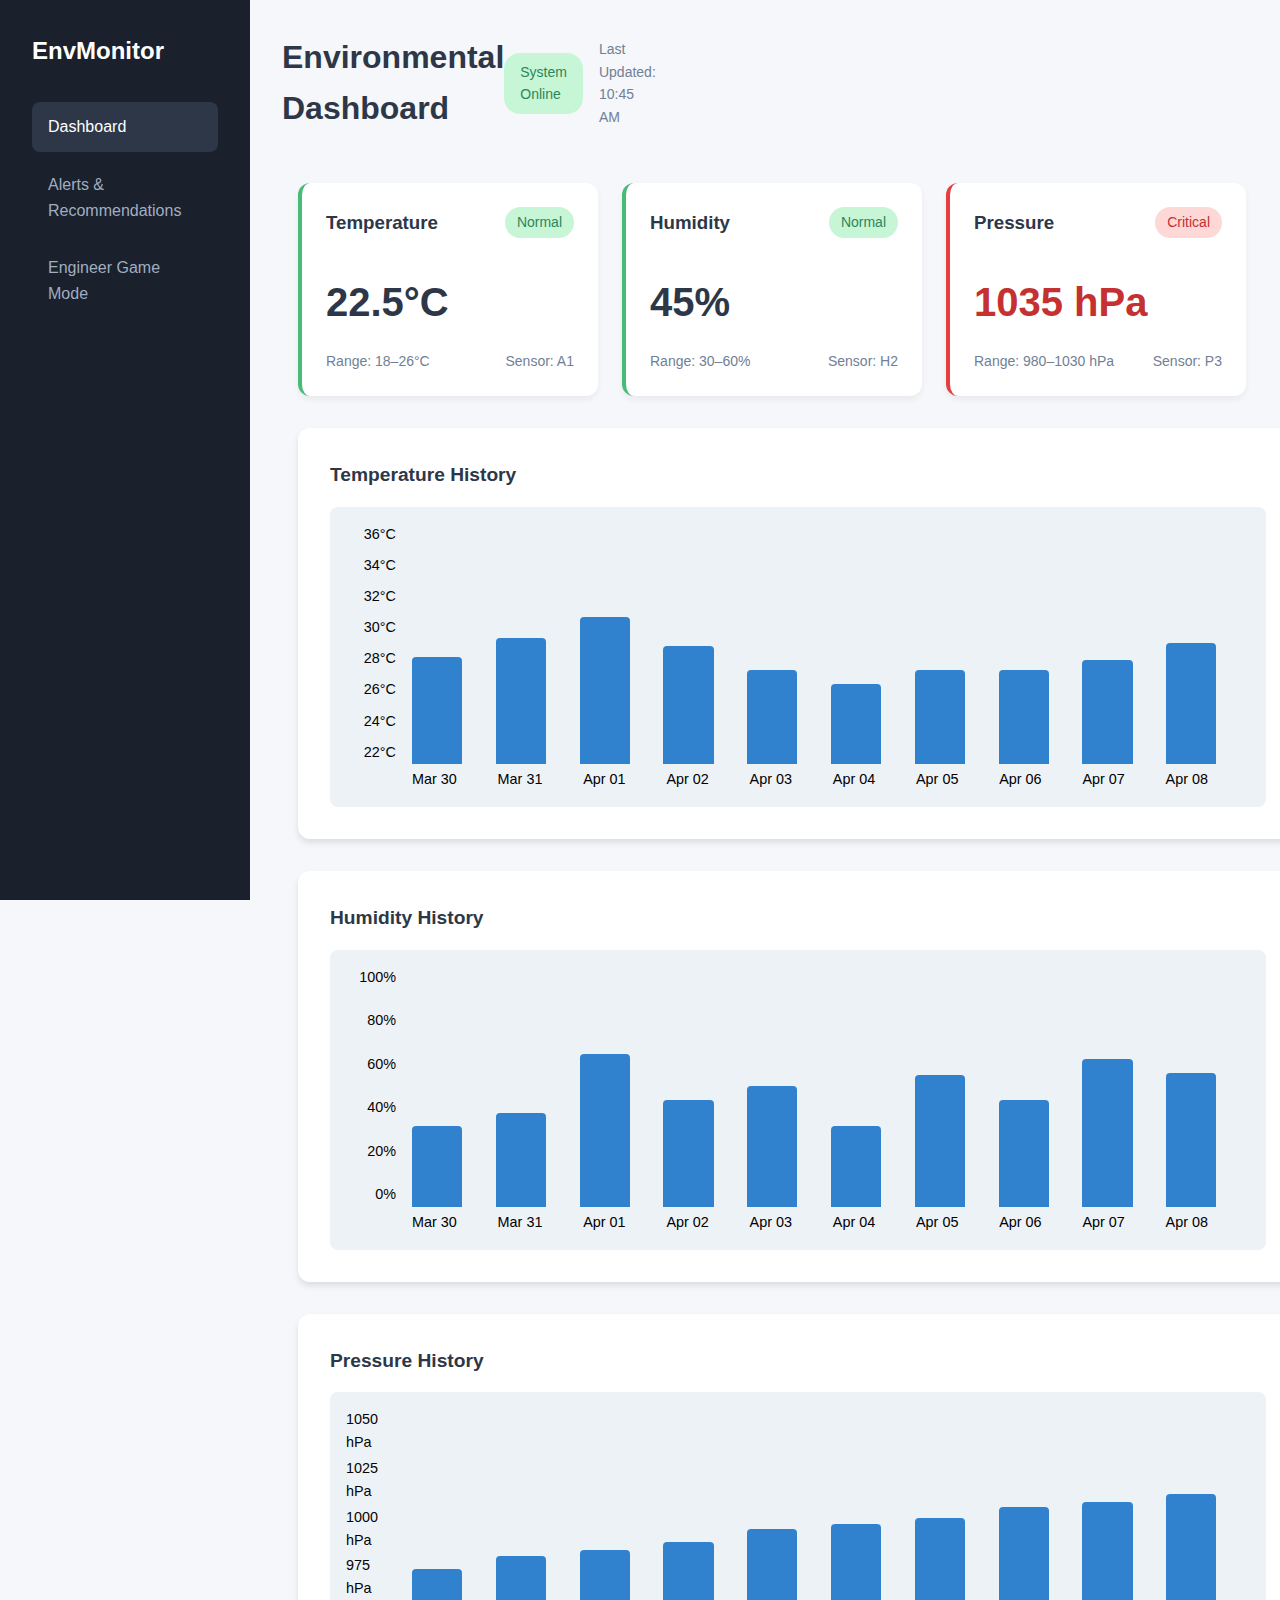
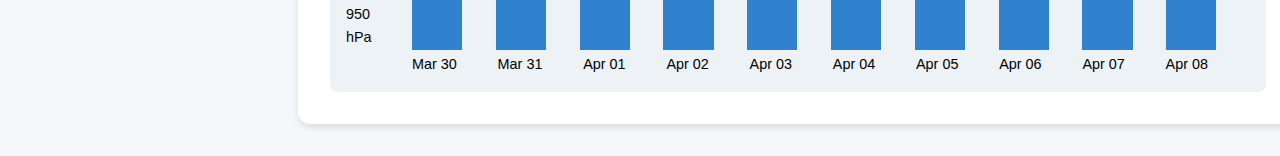
<file: index.html>
<!DOCTYPE html>
<html lang="en">
<head>
    <meta charset="UTF-8">
    <meta name="viewport" content="width=device-width, initial-scale=1.0">
    <title>Environmental Monitoring</title>
    <link rel="stylesheet" href="styles.css">
    
</head>
<body>
    <div class="app-container">
        <!-- Sidebar -->
        <nav class="sidebar">
            <div class="logo">
                <h2>EnvMonitor</h2>
            </div>
            <ul class="nav-links">
                <li class="active"><a href="index.html">Dashboard</a></li>
                <li><a href="alerts.html">Alerts & Recommendations</a></li>
                <li><a href="game.html">Engineer Game Mode</a></li>
            </ul>
        </nav>

        <!-- Main Content -->
        <main class="main-content">
            <!-- Top Navigation -->
            <nav class="top-nav">
                <div class="nav-left">
                    <h1>Environmental Dashboard</h1>
                </div>
                <div class="nav-right">
                    <span class="status-badge online">System Online</span>
                    <span class="time">Last Updated: 10:45 AM</span>
                </div>
            </nav>

            <!-- DASHBOARD BODY START -->
            <div class="dashboard-body">
                <!-- Current Readings -->
                <div class="sensors-grid">
                    <div class="sensor-card normal">
                        <div class="sensor-header">
                            <h3>Temperature</h3>
                            <span class="status-label normal">Normal</span>
                        </div>
                        <div class="sensor-value">22.5°C</div>
                        <div class="sensor-meta">
                            <span>Range: 18–26°C</span>
                            <span>Sensor: A1</span>
                        </div>
                    </div>

                    <div class="sensor-card normal">
                        <div class="sensor-header">
                            <h3>Humidity</h3>
                            <span class="status-label normal">Normal</span>
                        </div>
                        <div class="sensor-value">45%</div>
                        <div class="sensor-meta">
                            <span>Range: 30–60%</span>
                            <span>Sensor: H2</span>
                        </div>
                    </div>

                    <div class="sensor-card critical">
                        <div class="sensor-header">
                            <h3>Pressure</h3>
                            <span class="status-label critical">Critical</span>
                        </div>
                        <div class="sensor-value" style="color: #c53030;">1035 hPa</div>
                        <div class="sensor-meta">
                            <span>Range: 980–1030 hPa</span>
                            <span>Sensor: P3</span>
                        </div>
                    </div>
                </div>

                <!-- Historical Data Graphs -->
                <div class="graphs-vertical">
                    <div class="graph-card">
                        <div class="graph-header">
                            <h2>Temperature History</h2>
                        </div>
                        <div class="graph-placeholder">
                            <div class="graph-y-axis">
                                <span>36°C</span>
                                <span>34°C</span>
                                <span>32°C</span>
                                <span>30°C</span>
                                <span>28°C</span>
                                <span>26°C</span>
                                <span>24°C</span>
                                <span>22°C</span>
                            </div>
                            <div class="graph-area">
                                <div class="graph-line">
                                    <div class="line-point" style="left: 0%; top: 60%"></div>
                                    <div class="line-point" style="left: 10%; top: 53%"></div>
                                    <div class="line-point" style="left: 20%; top: 45%"></div>
                                    <div class="line-point" style="left: 30%; top: 56%"></div>
                                    <div class="line-point" style="left: 40%; top: 65%"></div>
                                    <div class="line-point" style="left: 50%; top: 70%"></div>
                                    <div class="line-point" style="left: 60%; top: 65%"></div>
                                    <div class="line-point" style="left: 70%; top: 65%"></div>
                                    <div class="line-point" style="left: 80%; top: 61%"></div>
                                    <div class="line-point" style="left: 90%; top: 55%"></div>
                                </div>
                                <div class="graph-x-axis">
                                    <span>Mar 30</span>
                                    <span>Mar 31</span>
                                    <span>Apr 01</span>
                                    <span>Apr 02</span>
                                    <span>Apr 03</span>
                                    <span>Apr 04</span>
                                    <span>Apr 05</span>
                                    <span>Apr 06</span>
                                    <span>Apr 07</span>
                                    <span>Apr 08</span>
                                </div>

                            </div>
                                

                            
                            
                        </div>
                    </div>
                    <div class="graph-card">
                        <div class="graph-header">
                            <h2>Humidity History</h2>
                        </div>
                        <div class="graph-placeholder">
                            <div class="graph-y-axis">
                                <span>100%</span>
                                <span>80%</span>
                                <span>60%</span>
                                <span>40%</span>
                                <span>20%</span>
                                <span>0%</span>
                            </div>
                            <div class="graph-area">
                                <div class="graph-line">
                                    <div class="line-point" style="left: 0%; top: 70%"></div>
                                    <div class="line-point" style="left: 10%; top: 65%"></div>
                                    <div class="line-point" style="left: 20%; top: 43%"></div>
                                    <div class="line-point" style="left: 30%; top: 60%"></div>
                                    <div class="line-point" style="left: 40%; top: 55%"></div>
                                    <div class="line-point" style="left: 50%; top: 70%"></div>
                                    <div class="line-point" style="left: 60%; top: 51%"></div>
                                    <div class="line-point" style="left: 70%; top: 60%"></div>
                                    <div class="line-point" style="left: 80%; top: 45%"></div>
                                    <div class="line-point" style="left: 90%; top: 50%"></div>
                                </div>
                                <div class="graph-x-axis">
                                    <span>Mar 30</span>
                                    <span>Mar 31</span>
                                    <span>Apr 01</span>
                                    <span>Apr 02</span>
                                    <span>Apr 03</span>
                                    <span>Apr 04</span>
                                    <span>Apr 05</span>
                                    <span>Apr 06</span>
                                    <span>Apr 07</span>
                                    <span>Apr 08</span>
                                </div>

                            </div>
                            
                        </div>
                    </div>
                    <div class="graph-card">
                        <div class="graph-header">
                            <h2>Pressure History</h2>
                        </div>
                        <div class="graph-placeholder">
                            <div class="graph-y-axis">
                                <span>1050 hPa</span>
                                <span>1025 hPa</span>
                                <span>1000 hPa</span>
                                <span>975 hPa</span>
                                <span>950 hPa</span>
                            </div>
                            <div class="graph-area">
                                <div class="graph-line">
                                    <div class="line-point" style="left: 0%; top: 70%"></div>
                                    <div class="line-point" style="left: 10%; top: 65%"></div>
                                    <div class="line-point" style="left: 20%; top: 63%"></div>
                                    <div class="line-point" style="left: 30%; top: 60%"></div>
                                    <div class="line-point" style="left: 40%; top: 55%"></div>
                                    <div class="line-point" style="left: 50%; top: 53%"></div>
                                    <div class="line-point" style="left: 60%; top: 51%"></div>
                                    <div class="line-point" style="left: 70%; top: 47%"></div>
                                    <div class="line-point" style="left: 80%; top: 45%"></div>
                                    <div class="line-point" style="left: 90%; top: 42%"></div>
                                </div>
                                <div class="graph-x-axis">
                                    <span>Mar 30</span>
                                    <span>Mar 31</span>
                                    <span>Apr 01</span>
                                    <span>Apr 02</span>
                                    <span>Apr 03</span>
                                    <span>Apr 04</span>
                                    <span>Apr 05</span>
                                    <span>Apr 06</span>
                                    <span>Apr 07</span>
                                    <span>Apr 08</span>
                                </div>

                            </div>
                            
                        </div>
                    </div>
                </div>
            </div>
            <!-- DASHBOARD BODY END -->
        </main>
    </div>
</body>
</html>
</file>
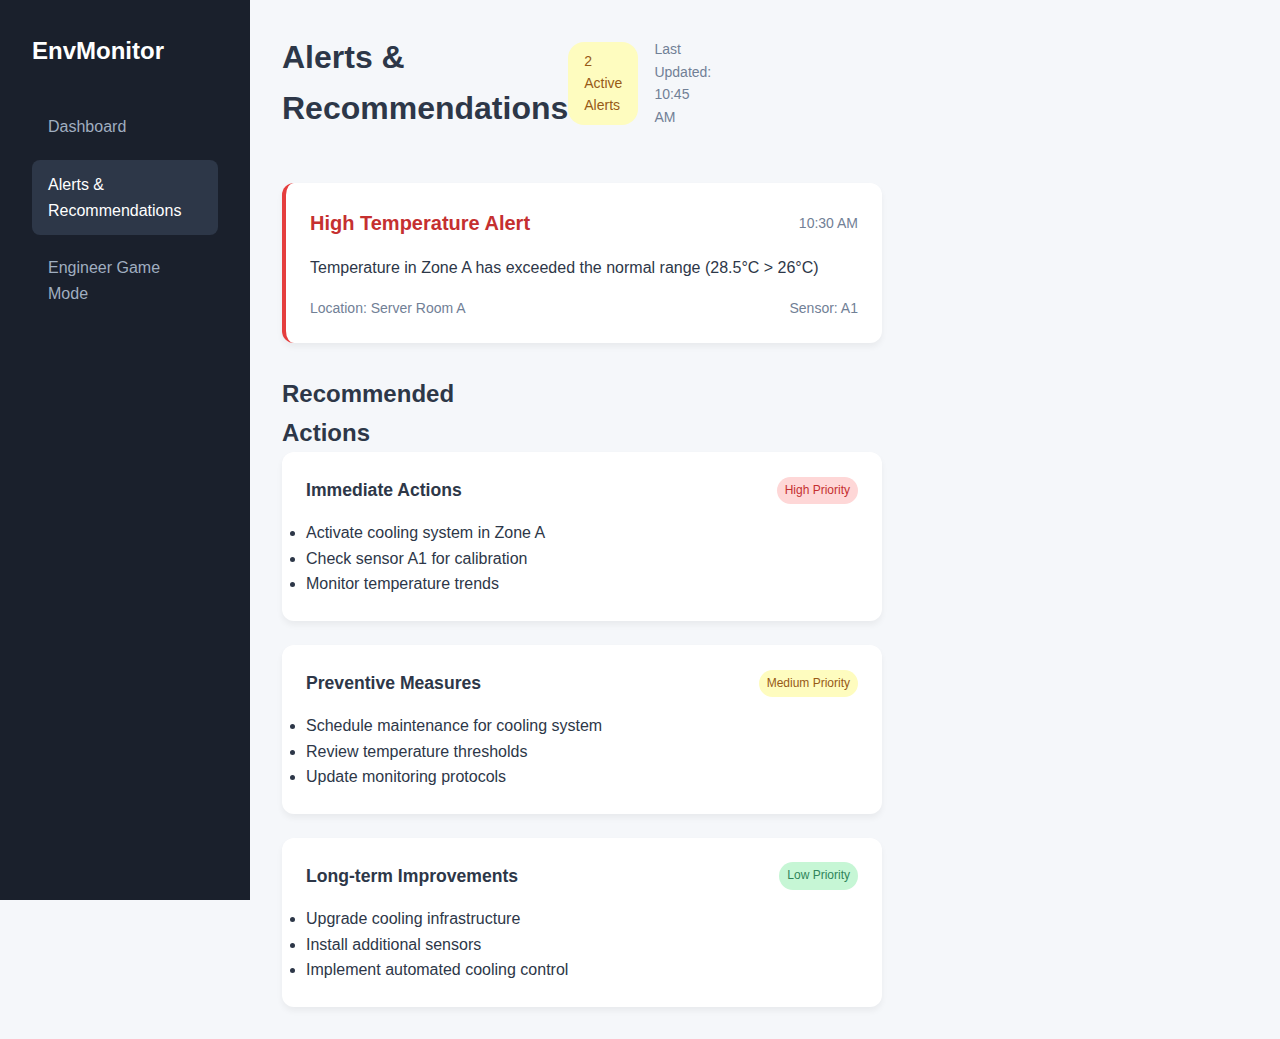
<file: alerts.html>
<!DOCTYPE html>
<html lang="en">
<head>
    <meta charset="UTF-8">
    <meta name="viewport" content="width=device-width, initial-scale=1.0">
    <title>Alerts & Recommendations</title>
    <link rel="stylesheet" href="styles.css">
</head>
<body>
    <div class="app-container">
        <!-- Sidebar -->
        <nav class="sidebar">
            <div class="logo">
                <h2>EnvMonitor</h2>
            </div>
            <ul class="nav-links">
                <li><a href="index.html">Dashboard</a></li>
                <li class="active"><a href="alerts.html">Alerts & Recommendations</a></li>
                <li><a href="game.html">Engineer Game Mode</a></li>
            </ul>
        </nav>

        <!-- Main Content -->
        <main class="main-content">
            <!-- Top Navigation -->
            <nav class="top-nav">
                <div class="nav-left">
                    <h1>Alerts & Recommendations</h1>
                </div>
                <div class="nav-right">
                    <span class="status-badge warning">2 Active Alerts</span>
                    <span class="time">Last Updated: 10:45 AM</span>
                </div>
            </nav>

            <!-- Alert Section -->
            <div class="alert-section">
                <div class="alert-card critical">
                    <div class="alert-header">
                        <h3>High Temperature Alert</h3>
                        <span class="alert-time">10:30 AM</span>
                    </div>
                    <p>Temperature in Zone A has exceeded the normal range (28.5°C > 26°C)</p>
                    <div class="alert-meta">
                        <span>Location: Server Room A</span>
                        <span>Sensor: A1</span>
                    </div>
                </div>
            </div>

            <!-- Recommendations Section -->
            <section class="recommendations">
                <h2>Recommended Actions</h2>
                <div class="recommendations-grid">
                    <div class="recommendation-card">
                        <div class="recommendation-header">
                            <h3>Immediate Actions</h3>
                            <span class="priority high">High Priority</span>
                        </div>
                        <ul>
                            <li>Activate cooling system in Zone A</li>
                            <li>Check sensor A1 for calibration</li>
                            <li>Monitor temperature trends</li>
                        </ul>
                    </div>
                    <div class="recommendation-card">
                        <div class="recommendation-header">
                            <h3>Preventive Measures</h3>
                            <span class="priority medium">Medium Priority</span>
                        </div>
                        <ul>
                            <li>Schedule maintenance for cooling system</li>
                            <li>Review temperature thresholds</li>
                            <li>Update monitoring protocols</li>
                        </ul>
                    </div>
                    <div class="recommendation-card">
                        <div class="recommendation-header">
                            <h3>Long-term Improvements</h3>
                            <span class="priority low">Low Priority</span>
                        </div>
                        <ul>
                            <li>Upgrade cooling infrastructure</li>
                            <li>Install additional sensors</li>
                            <li>Implement automated cooling control</li>
                        </ul>
                    </div>
                </div>
            </section>
        </main>
    </div>
</body>
</html>
</file>
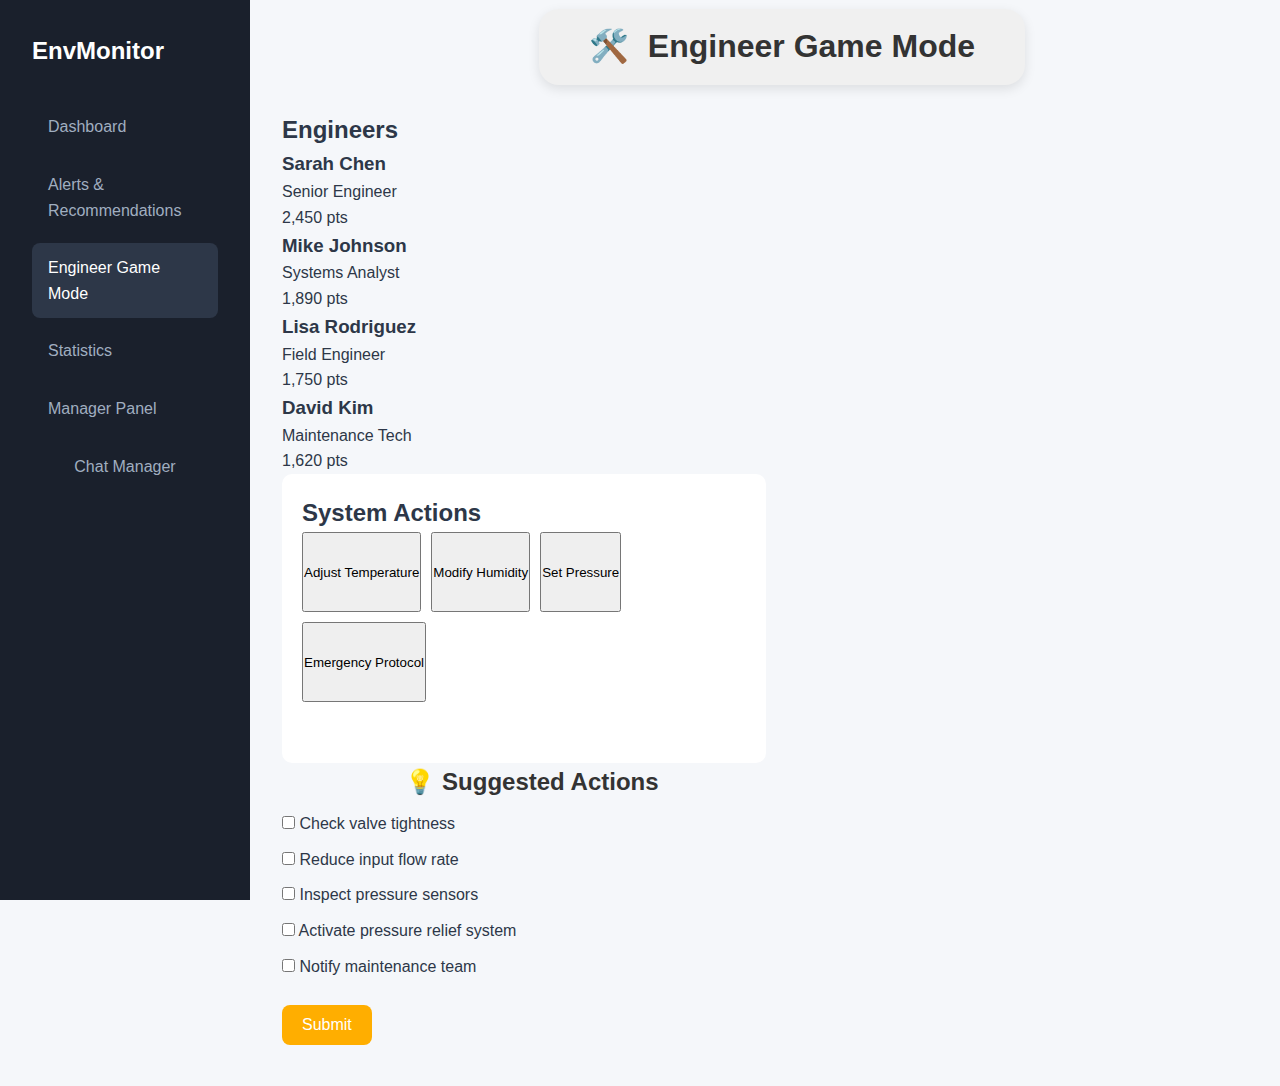
<file: game.html>
<!DOCTYPE html>
<html lang="en">
<head>
  <meta charset="UTF-8">
  <meta name="viewport" content="width=device-width, initial-scale=1.0">
  <title>Engineer Game Mode</title>
  <link rel="stylesheet" href="styles.css">
  <script src="game.js" ></script>
  <script src="chat.js"></script>

</head>
<body>
  <div class="app-container">
    <nav class="sidebar">
      <div class="logo">
        <h2>EnvMonitor</h2>
      </div>
      <ul class="nav-links">
        <li>
          <a href="index.html">Dashboard</a>
        </li>
        <li>
          <a href="alerts.html">Alerts & Recommendations</a>
        </li>
        <li class="active">
          <a href="game.html">Engineer Game Mode</a>
        </li>
        <li><a href="statistics.html">Statistics</a></li>
        <li><a href="manager.html">Manager Panel</a></li>
      </ul>
            <!-- Message Manager Button at the Bottom -->
            <ul class="nav-links" style=" text-align: center;">
              <li><a href="#" class="message-manager">Chat Manager</a></li>
          </ul>
    </nav>
    <main class="main-content">
      <nav class="top-nav">
        <div class="nav-left">
          <div style="width: 1000px; height: 30px; display: flex; justify-content: center; align-items: center;">
            <div style="text-align: center; background-color: #f0f0f0; padding: 12px 50px; border-radius: 20px; box-shadow: 0 4px 12px rgba(0, 0, 0, 0.1);">
              <h1 style="font-size: 2rem; color: #333;">
                <span style="margin-right: 10px;">🛠️</span> Engineer Game Mode
              </h1>
            </div>
          </div>
          
        </div>
      </nav>
      <div class="game-container">
        <div class="engineers-section" style="width: 400px;">
          <h2>Engineers</h2>
          <div class="engineers-list">
            <div class="engineer-card">
              <div class="engineer-info">
                <h3>Sarah Chen</h3><span class="role">Senior Engineer</span>
              </div>
              <div class="score">
                2,450 pts
              </div>
            </div>
            <div class="engineer-card">
              <div class="engineer-info">
                <h3>Mike Johnson</h3><span class="role">Systems Analyst</span>
              </div>
              <div class="score">
                1,890 pts
              </div>
            </div>
            <div class="engineer-card">
              <div class="engineer-info">
                <h3>Lisa Rodriguez</h3><span class="role">Field Engineer</span>
              </div>
              <div class="score">
                1,750 pts
              </div>
            </div>
            <div class="engineer-card">
              <div class="engineer-info">
                <h3>David Kim</h3><span class="role">Maintenance Tech</span>
              </div>
              <div class="score">
                1,620 pts
              </div>
            </div>
          </div>
        </div>
        <div class="a" style="width: 500px;
                  height: 580px;" >
         <div class="actions-section" style="width: 484px;height: 289px;padding: 20px;background-color: #ffffff;border-radius: 10px;margin-top: 0px;">
          <h2>System Actions</h2>
          <div class="action-buttons" style="display: flex; flex-wrap: wrap; gap: 10px; height: 10px;">
            <button class="action-btn primary">Adjust Temperature</button>
            <button class="action-btn secondary" style="height: 80px;">Modify Humidity</button>
            <button class="action-btn tertiary">Set Pressure</button>
            <button class="action-btn warning" style="height: 80px;">Emergency Protocol</button>
          </div>
        </div>
          
          <div class="actions-section" style="width: 410px; height: 500px; padding: 20px; display: contents; background-color: #f9f9f9; border-radius: 10px; margin-top: 20px;">
            <div class="action-buttons2">
              <h2 style="text-align: center; color: #333; ">
                💡 Suggested Actions
              </h2>
              <ul style="list-style: none; padding: 0; margin-top: 10px;">
                <li style="margin-bottom: 10px;">
                  <label>
                    <input type="checkbox" />
                    Check valve tightness
                  </label>
                </li>
                <li style="margin-bottom: 10px;">
                  <label>
                    <input type="checkbox" />
                    Reduce input flow rate
                  </label>
                </li>
                <li style="margin-bottom: 10px;">
                  <label>
                    <input type="checkbox" />
                    Inspect pressure sensors
                  </label>
                </li>
                <li style="margin-bottom: 10px;">
                  <label>
                    <input type="checkbox" />
                    Activate pressure relief system
                  </label>
                </li>
                <li>
                  <label>
                    <input type="checkbox" />
                    Notify maintenance team
                  </label>
                </li>
              </ul>
              <br>
              <button class="submitbtn" style="
                padding: 10px 20px;
                background-color: #ffae00;
                color: white;
                border: none;
                border-radius: 8px;
                cursor: pointer;
                font-size: 16px;
                height: 40px;
              ">
                Submit
              </button>
            </div>
          </div>
       
        
          

          
        </div>
      </div>
    </main>
  </div>
</body>
</html>
</file>
<file: styles.css>
/* Reset and Base Styles */
* {
    margin: 0;
    padding: 0;
    box-sizing: border-box;
}

body {
    font-family: -apple-system, BlinkMacSystemFont, 'Segoe UI', Roboto, Oxygen, Ubuntu, Cantarell, sans-serif;
    background-color: #f5f7fa;
    color: #2d3748;
    line-height: 1.6;
}

/* Layout */
.app-container {
    display: grid;
    grid-template-columns: 250px 1fr;
    min-height: 100vh;
}

/* Sidebar */
.sidebar {
    background-color: #1a202c;
    color: white;
    padding: 2rem;
    position: fixed;
    width: 250px;
    height: 100vh;
}

.logo h2 {
    font-size: 1.5rem;
    margin-bottom: 2rem;
    color: #fff;
}

.nav-links {
    list-style: none;
}

.nav-links li {
    margin-bottom: 0.5rem;
}

.nav-links a {
    color: #a0aec0;
    text-decoration: none;
    padding: 0.75rem 1rem;
    display: block;
    border-radius: 0.5rem;
    transition: all 0.3s ease;
}

.nav-links li.active a,
.nav-links a:hover {
    background-color: #2d3748;
    color: white;
}

/* Main Content */
.main-content {
    margin-left: 250px;
    padding: 2rem;
}

/* Top Navigation */
.top-nav {
    display: flex;
    justify-content: space-between;
    align-items: center;
    margin-bottom: 2rem;
    padding-bottom: 1rem;
    border-bottom: 1px solid #e2e8f0;
}

.nav-right {
    display: flex;
    align-items: center;
    gap: 1rem;
}

.status-badge {
    padding: 0.5rem 1rem;
    border-radius: 1rem;
    font-size: 0.875rem;
    font-weight: 500;
}

.status-badge.online {
    background-color: #c6f6d5;
    color: #2f855a;
}

.status-badge.warning {
    background-color: #fefcbf;
    color: #975a16;
}

.time {
    color: #718096;
    font-size: 0.875rem;
}

/* Dashboard Body */
.dashboard-body {
    max-width: calc(3 * 300px + 2 * 1.5rem);
    margin: 0 auto;
    padding: 0 1rem;
    width: 100%;
}

/* Sensor Cards Grid */
.sensors-grid {
    display: grid;
    grid-template-columns: repeat(3, minmax(300px, 1fr));
    gap: 1.5rem;
    margin-bottom: 2rem;
    align-items: stretch;
}

.sensor-card {
    background: white;
    border-radius: 0.75rem;
    padding: 1.5rem;
    box-shadow: 0 4px 6px rgba(0, 0, 0, 0.05);
    display: flex;
    flex-direction: column;
    justify-content: space-between;
    height: 100%;
}

.sensor-card.normal {
    border-left: 4px solid #48bb78;
}

.sensor-card.warning {
    border-left: 4px solid #ed8936;
}

.sensor-card.critical {
    border-left: 4px solid #e53e3e;
}

.sensor-header {
    display: flex;
    justify-content: space-between;
    align-items: center;
    margin-bottom: 1rem;
}

.status-label {
    padding: 0.25rem 0.75rem;
    border-radius: 1rem;
    font-size: 0.875rem;
    font-weight: 500;
}

.status-label.normal {
    background: #c6f6d5;
    color: #2f855a;
}

.status-label.warning {
    background: #fefcbf;
    color: #975a16;
}

.status-label.critical {
    background: #fed7d7;
    color: #c53030;
}

.sensor-value {
    font-size: 2.5rem;
    font-weight: 600;
    margin: 1rem 0;
}

.sensor-meta {
    display: flex;
    justify-content: space-between;
    color: #718096;
    font-size: 0.875rem;
}

/* Graph Section */
.graphs-vertical {
    display: flex;
    flex-direction: column;
    gap: 2rem;
    margin-top: 2rem;
    width: 100%;
}

.graph-card {
    background: white;
    border-radius: 0.75rem;
    padding: 2rem;
    box-shadow: 0 4px 6px rgba(0, 0, 0, 0.1);
    width: 1000px;
    grid-column: 1 / -1; /* Stretch full width in grid */
}

.graph-card h2 {
    font-size: 1.2rem;
    margin-bottom: 1rem;
    color: #2d3748;
}

.graph-placeholder {
    display: flex;
    background: #edf2f7;
    border-radius: 8px;
    height: 300px;
    padding: 1rem;
    box-sizing: border-box;
    gap: 1rem;
}


/* Optional: axis/line mockup styles */
.graph-line {
    position: absolute;
    bottom: 10%;
    width: 100%;
    height: 100%;;
}

.line-point {
    position: absolute;
    width: 6%;
    background-color: #3182ce;
    border-radius: 4px 4px 0 0;
    bottom: 0;
    transition: height 0.3s;
}

.graph-x-axis {
    display: flex;
    justify-content: space-between;
    margin-top: auto;
    padding-top: 1rem;
    font-size: 0.9rem;
    color: #000000;
    
    
    padding-right: 5%;
}
.graph-y-axis {
    display: flex;
    flex-direction: column;
    justify-content: space-between;
    align-items: flex-end;
    font-size: 0.9rem;
    color: #040404;
    width: 50px;
    padding-bottom: 3%;
}
.graph-area {
    flex: 1;
    position: relative;
    display: flex;
    flex-direction: column;
    justify-content: space-between;
}
.alert-section {
    margin-bottom: 2rem;
}

.alert-card {
    background: white;
    border-radius: 0.75rem;
    padding: 1.5rem;
    box-shadow: 0 4px 6px rgba(0, 0, 0, 0.05);
    margin-bottom: 1.5rem;
    border-left: 4px solid #e53e3e; /* critical default */
    width: 600px;
}

.alert-card.critical {
    border-left-color: #e53e3e;
}

.alert-card.warning {
    border-left-color: #ed8936;
}

.alert-header {
    display: flex;
    justify-content: space-between;
    align-items: center;
    margin-bottom: 1rem;
}

.alert-header h3 {
    margin: 0;
    font-size: 1.25rem;
    color: #c53030;
}

.alert-time {
    font-size: 0.875rem;
    color: #718096;
}

.alert-meta {
    display: flex;
    justify-content: space-between;
    margin-top: 1rem;
    font-size: 0.875rem;
    color: #718096;
}
.recommendations {
    margin-top: 1rem;
}

.recommendations-grid {
    display: grid;
    grid-template-columns: repeat(auto-fit, minmax(280px, 1fr));
    gap: 1.5rem;
}

.recommendation-card {
    background: white;
    border-radius: 0.75rem;
    padding: 1.5rem;
    box-shadow: 0 4px 6px rgba(0, 0, 0, 0.05);
    width: 600px;
}

.recommendation-header {
    display: flex;
    justify-content: space-between;
    align-items: center;
    margin-bottom: 1rem;
}

.recommendation-header h3 {
    font-size: 1.1rem;
    color: #2d3748;
}

.priority {
    padding: 0.25rem 0.5rem;
    border-radius: 1rem;
    font-size: 0.75rem;
    font-weight: 500;
}

.priority.high {
    background: #fed7d7;
    color: #c53030;
}

.priority.medium {
    background: #fefcbf;
    color: #975a16;
}

.priority.low {
    background: #c6f6d5;
    color: #2f855a;
}





/* Responsive Design */
@media (max-width: 768px) {
    .app-container {
        grid-template-columns: 1fr;
    }

    .sidebar {
        display: none;
    }

    .main-content {
        margin-left: 0;
    }

    .sensors-grid {
        grid-template-columns: 1fr;
    }

    .graphs-vertical {
        margin-top: 1.5rem;
    }
}
</file>
